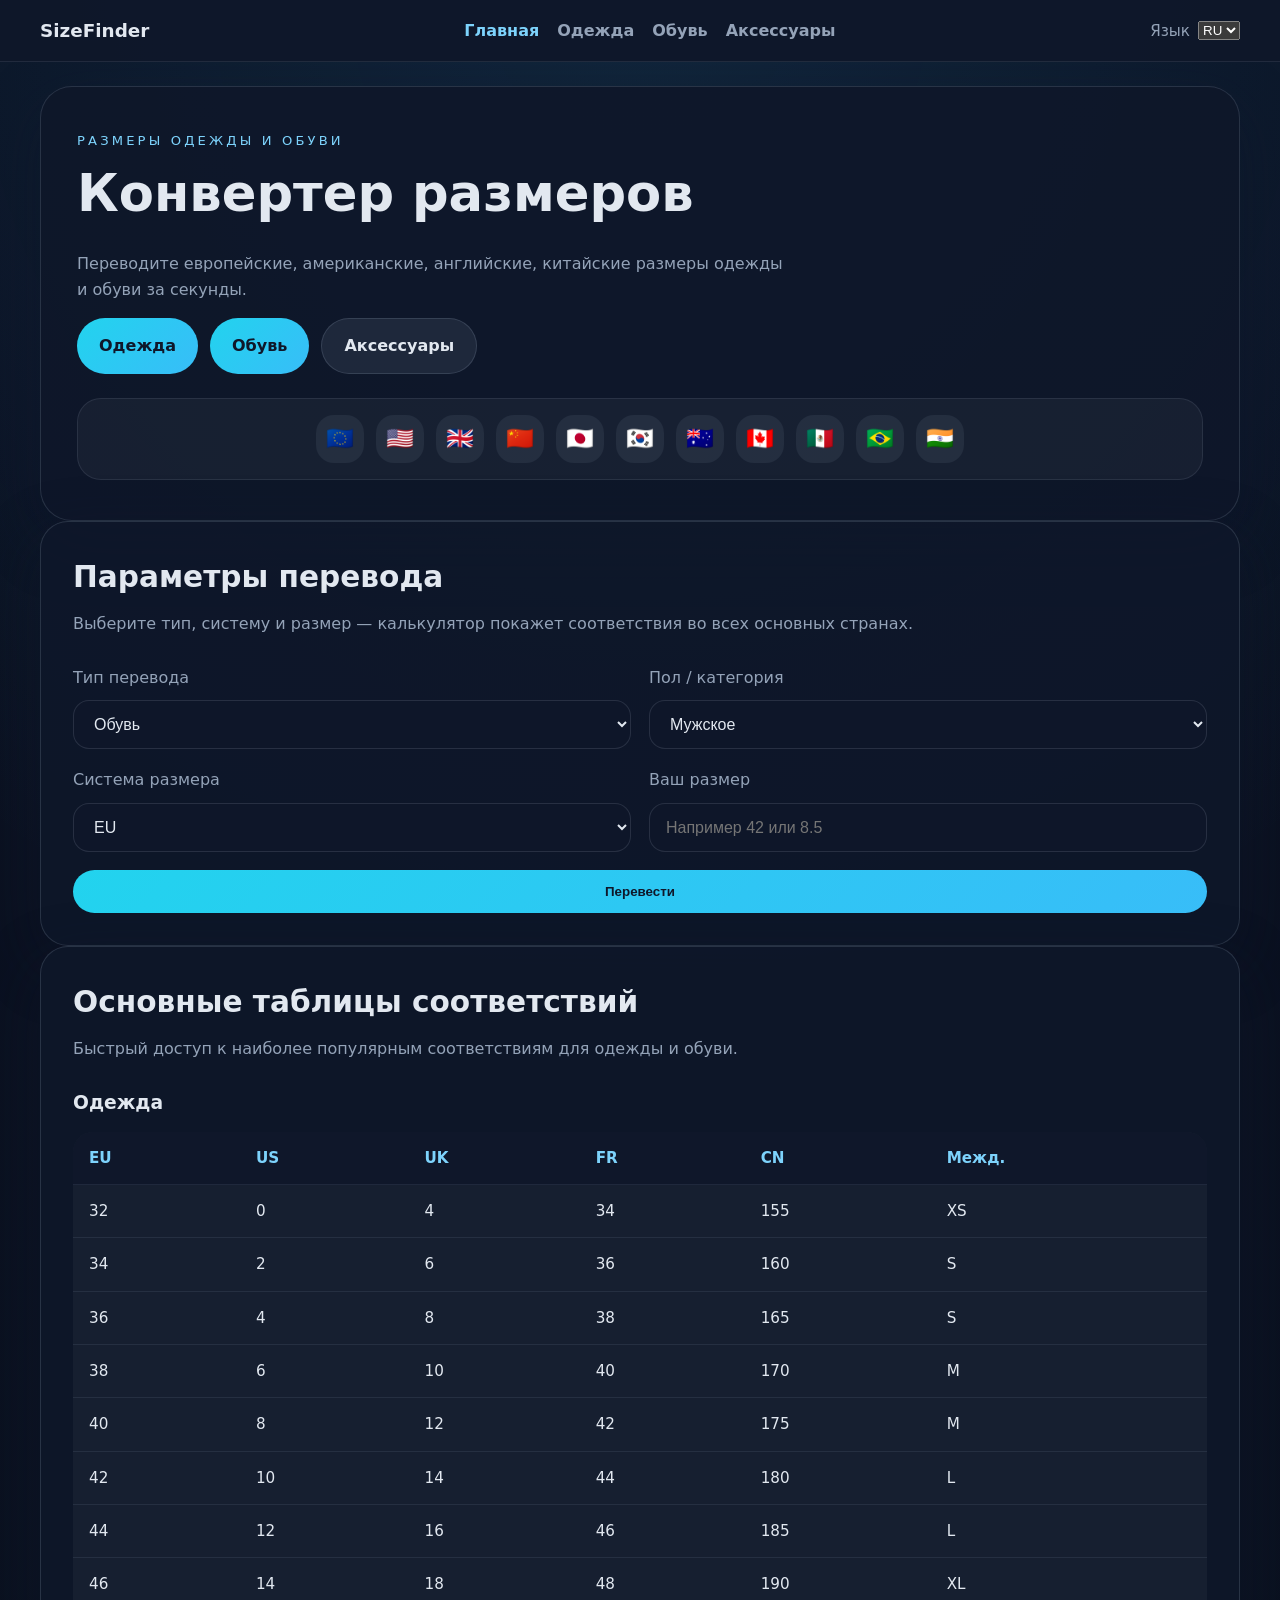
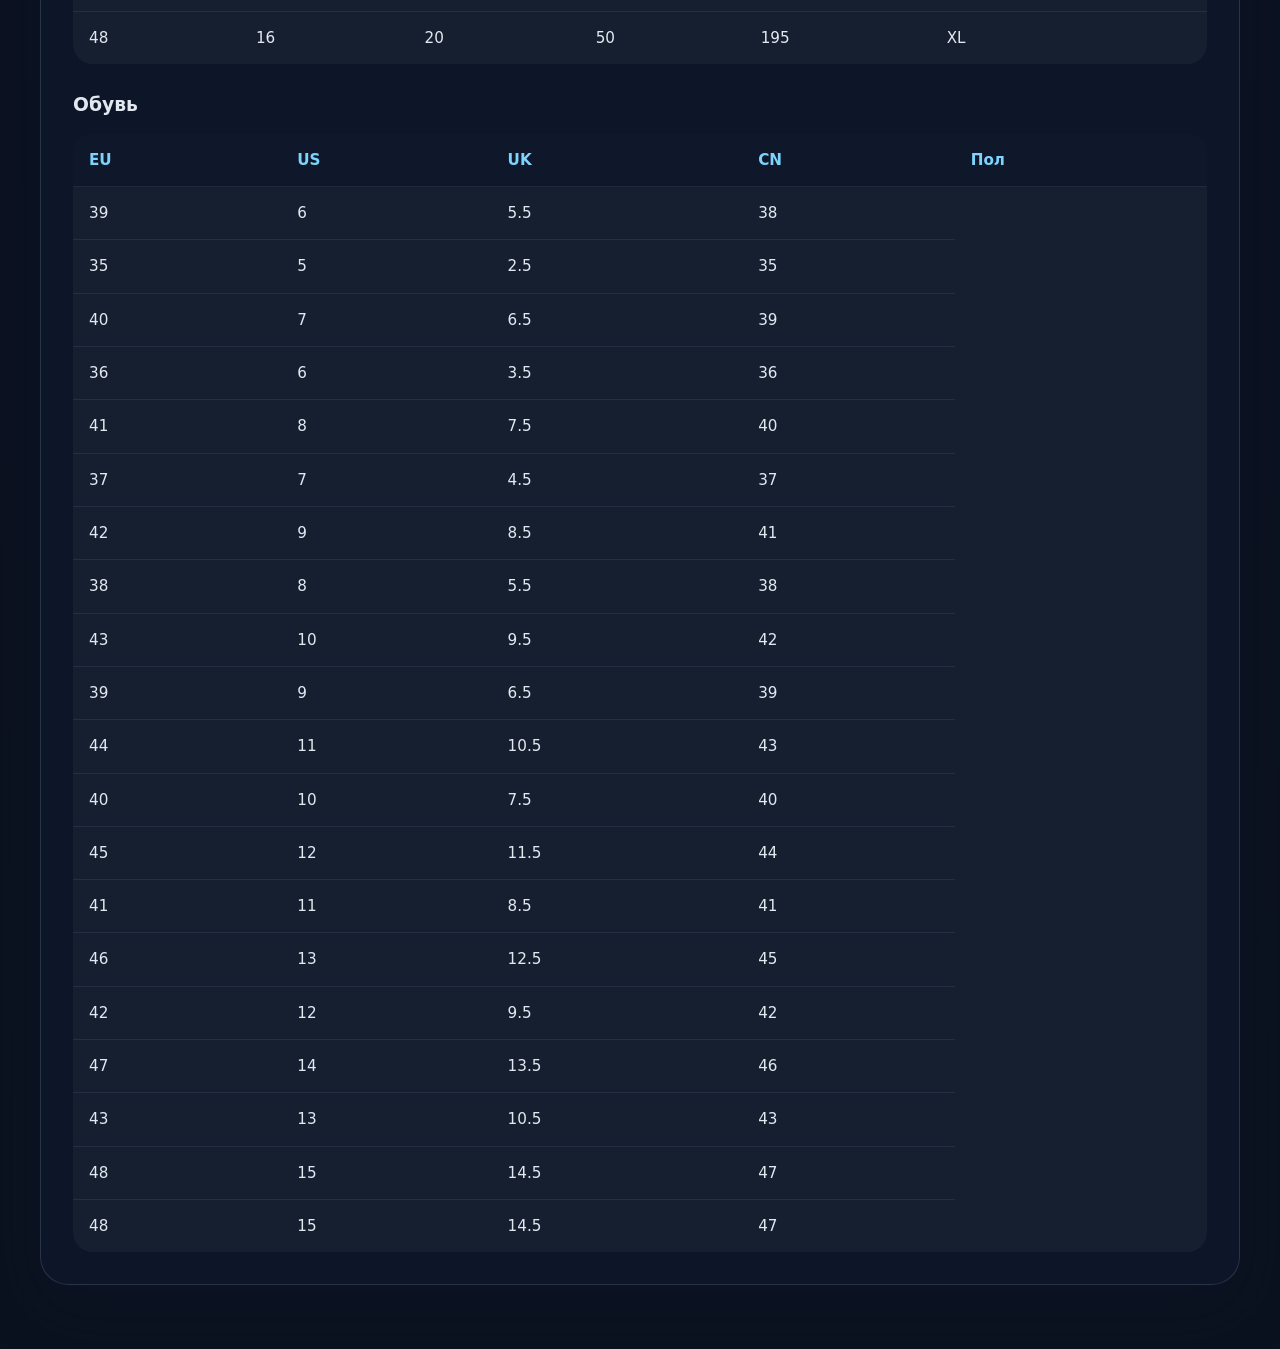
<file: index.html>
<!DOCTYPE html>
<html lang="ru" data-page="index">
<head>
    <meta charset="UTF-8">
    <meta name="viewport" content="width=device-width, initial-scale=1.0">
    <meta name="description" content="Калькулятор перевода размеров одежды и обуви: EU, US, UK, CN и другие системы. Быстро и удобно." />
    <title>Конвертер размеров одежды и обуви</title>
    <link rel="stylesheet" href="styles.css" />
</head>
<body>
    <header class="site-header">
        <div class="container header-inner">
            <a class="brand" href="index.html">SizeFinder</a>
            <nav class="nav-links" id="navLinks">
                <a id="navHome" href="index.html" class="active">Главная</a>
                <a id="navClothing" href="clothing.html">Одежда</a>
                <a id="navShoes" href="shoes.html">Обувь</a>
                <a id="navAccessories" href="accessories.html">Аксессуары</a>
            </nav>
            <div class="header-actions">
                <label class="language-switcher">
                    <span id="langLabel">Язык</span>
                    <select id="languageSelect">
                        <option value="ru">RU</option>
                        <option value="en">EN</option>
                        <option value="fr">FR</option>
                        <option value="nl">NL</option>
                    </select>
                </label>
                <button class="menu-toggle" id="menuToggle" aria-label="Меню">☰</button>
            </div>
        </div>
    </header>

    <main class="page-shell">
        <section class="hero-banner">
            <div class="hero-copy">
                <span id="heroEyebrow" class="eyebrow" data-translate="heroEyebrow">Конвертер размеров</span>
                <h1 id="heroTitle" data-translate="indexTitle">Размеры одежды и обуви</h1>
                <p id="heroDescription" data-translate="indexDescription">EU, US, UK, CN, JP, KR, AU, CA, MX, BR, IN и другие системы — всё в одном месте.</p>
                <div class="hero-actions">
                    <a id="openCalcBtn" href="clothing.html" class="btn btn-primary" data-translate="navClothing">Одежда</a>
                    <a id="shoesBtn" href="shoes.html" class="btn btn-primary" data-translate="navShoes">Обувь</a>
                    <a id="tableBtn" href="accessories.html" class="btn btn-secondary" data-translate="navAccessories">Аксессуары</a>
                </div>
            </div>
            <div class="hero-visual">
                <div class="flag-strip">
                    <span class="country-icon">🇪🇺</span>
                    <span class="country-icon">🇺🇸</span>
                    <span class="country-icon">🇬🇧</span>
                    <span class="country-icon">🇨🇳</span>
                    <span class="country-icon">🇯🇵</span>
                    <span class="country-icon">🇰🇷</span>
                    <span class="country-icon">🇦🇺</span>
                    <span class="country-icon">🇨🇦</span>
                    <span class="country-icon">🇲🇽</span>
                    <span class="country-icon">🇧🇷</span>
                    <span class="country-icon">🇮🇳</span>
                </div>
            </div>
        </section>

        <section class="panel section-card">
            <div class="section-header">
                <h2 id="section1Title" data-translate="section1Title">Параметры перевода</h2>
                <p id="section1Desc" data-translate="section1Desc">Выберите тип, систему и размер — калькулятор покажет соответствия во всех основных странах.</p>
            </div>

            <div class="control-grid">
                <label>
                    <span id="categoryLabel" data-translate="categoryLabel">Тип перевода</span>
                    <select id="categorySelect">
                        <option value="shoes">Обувь</option>
                        <option value="clothing">Одежда</option>
                    </select>
                </label>
                <label>
                    <span id="genderLabel" data-translate="genderLabel">Пол / категория</span>
                    <select id="genderSelect">
                        <option value="men">Мужское</option>
                        <option value="women">Женское</option>
                        <option value="kids">Детское</option>
                    </select>
                </label>
                <label>
                    <span id="systemLabel" data-translate="systemLabel">Система размера</span>
                    <select id="sizeSystemSelect"></select>
                </label>
                <label>
                    <span id="sizeLabel" data-translate="sizeLabel">Ваш размер</span>
                    <input id="sizeInput" type="text" placeholder="Например 42 или 8.5" />
                </label>
                <button id="convertBtn" class="btn btn-primary btn-full" data-translate="convertBtn">Перевести</button>
            </div>

            <div id="resultCard" class="result-card hidden">
                <h3 id="indexResultTitle" data-translate="translationResultsTitle">Результаты перевода</h3>
                <div id="resultList" class="result-list"></div>
                <p id="resultNote" class="result-note"></p>
            </div>
        </section>

        <section id="chart" class="panel section-card">
            <div class="section-header">
                <h2 id="section2Title">Основные таблицы соответствий</h2>
                <p id="section2Desc">Быстрый доступ к наиболее популярным соответствиям для одежды и обуви.</p>
            </div>

            <div class="table-wrapper">
                <h3 id="clothingTitle">Одежда</h3>
                <table>
                    <thead>
                        <tr>
                            <th id="clothingH1">EU</th>
                            <th id="clothingH2">US</th>
                            <th id="clothingH3">UK</th>
                            <th id="clothingH4">FR</th>
                            <th id="clothingH5">CN</th>
                            <th id="clothingH6">Межд.</th>
                        </tr>
                    </thead>
                    <tbody id="clothingTableBody"></tbody>
                </table>
            </div>

            <div class="table-wrapper">
                <h3 id="shoesTitle">Обувь</h3>
                <table>
                    <thead>
                        <tr>
                            <th id="shoesH1">EU</th>
                            <th id="shoesH2">US</th>
                            <th id="shoesH3">UK</th>
                            <th id="shoesH4">CN</th>
                            <th id="shoesH5">Пол</th>
                        </tr>
                    </thead>
                    <tbody id="shoesTableBody"></tbody>
                </table>
            </div>
        </section>
    </main>

    <script src="script.js"></script>
</body>
</html>
</file>
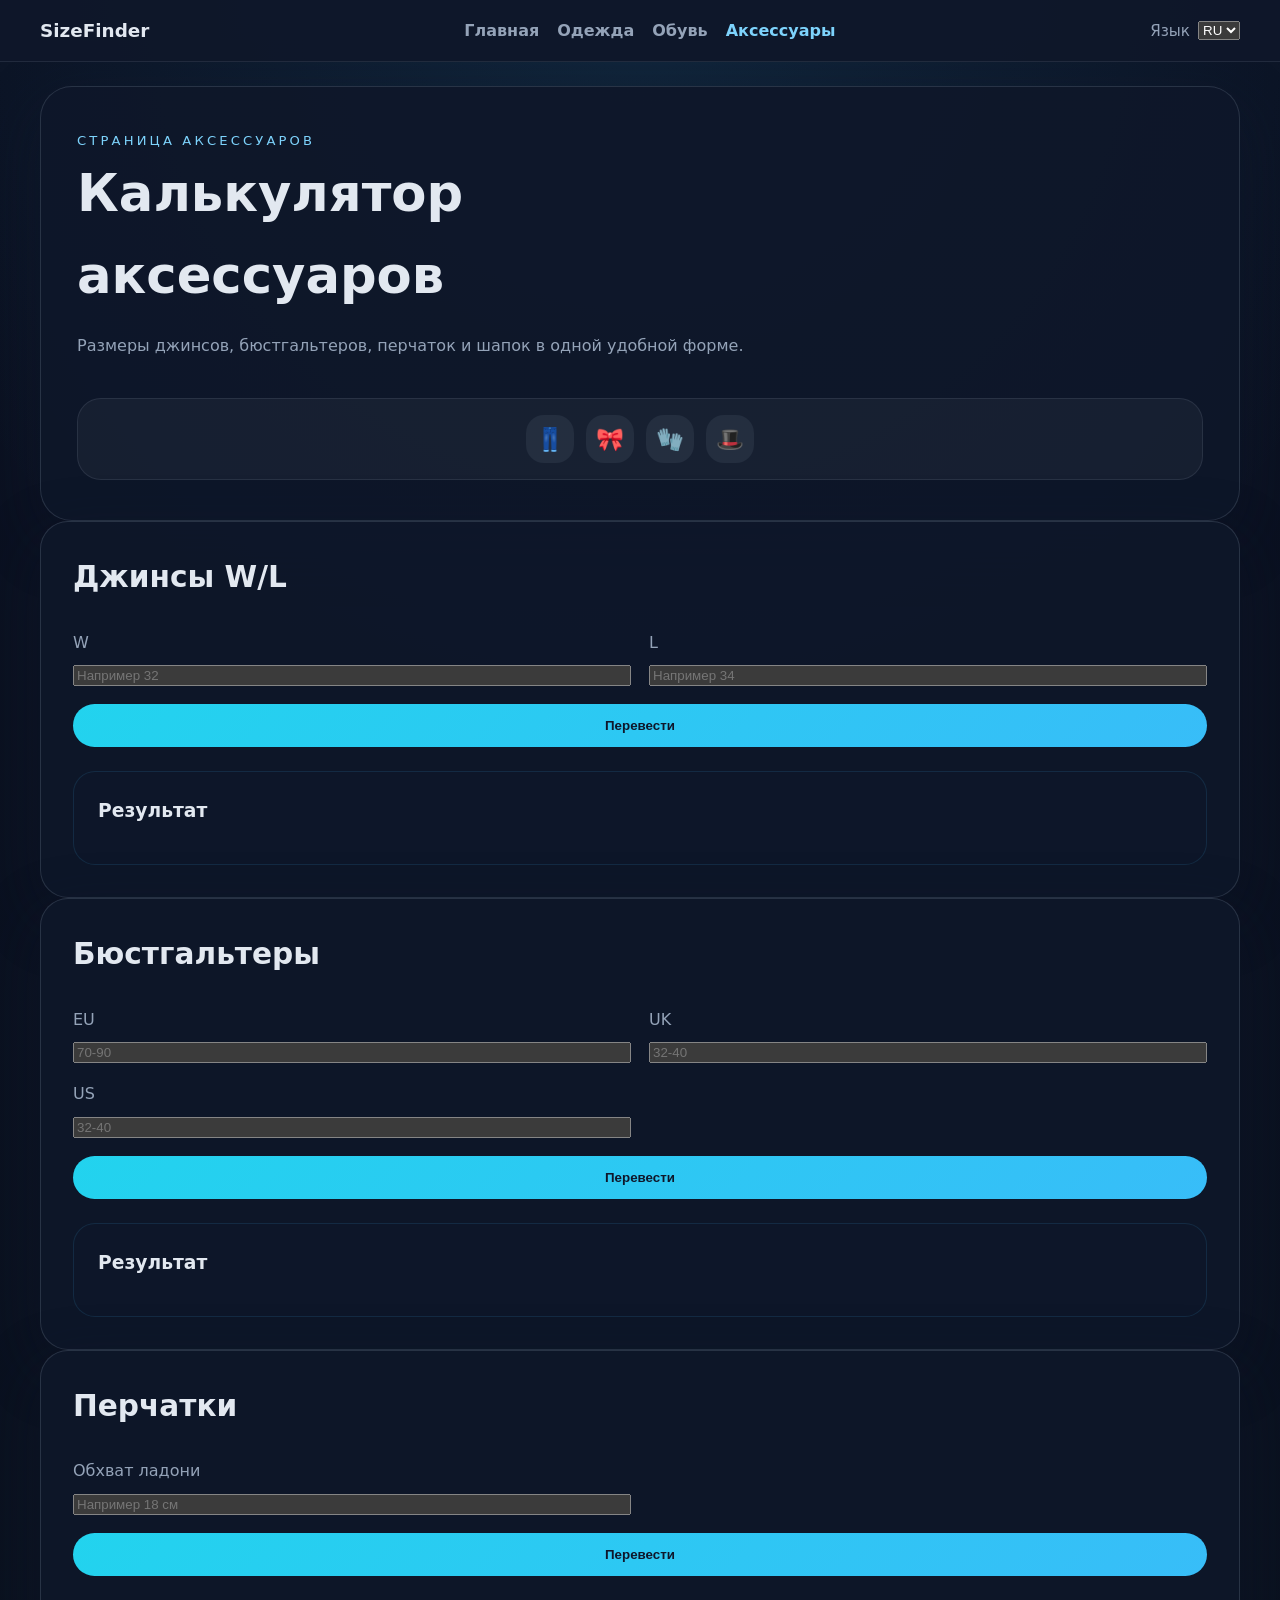
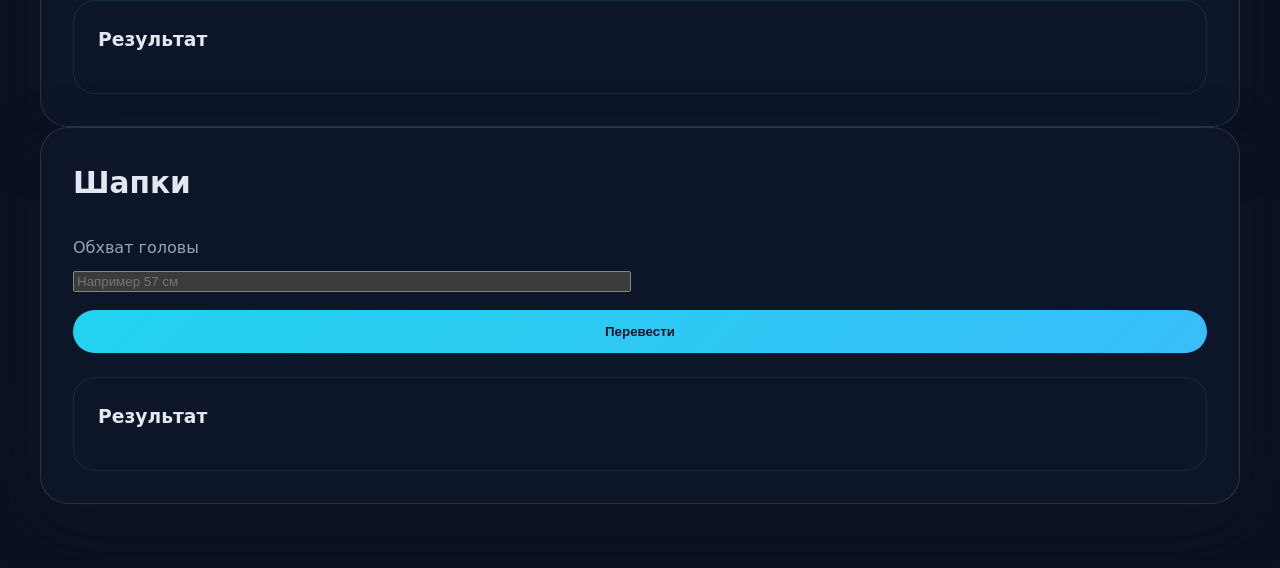
<file: accessories.html>
<!DOCTYPE html>
<html lang="ru" data-page="accessories">
<head>
    <meta charset="UTF-8" />
    <meta name="viewport" content="width=device-width, initial-scale=1.0" />
    <meta name="description" content="Калькулятор размеров аксессуаров: джинсы W/L, бюстгальтеры, перчатки и шапки." />
    <title>SizeFinder — Аксессуары</title>
    <link rel="stylesheet" href="styles.css" />
</head>
<body>
    <header class="site-header">
        <div class="container header-inner">
            <a class="brand" id="brand" href="index.html">SizeFinder</a>
            <nav class="nav-links" id="navLinks">
                <a id="navHome" href="index.html">Главная</a>
                <a id="navClothing" href="clothing.html">Одежда</a>
                <a id="navShoes" href="shoes.html">Обувь</a>
                <a id="navAccessories" href="accessories.html" class="active">Аксессуары</a>
            </nav>
            <div class="header-actions">
                <label class="language-switcher">
                    <span id="langLabel">Язык</span>
                    <select id="languageSelect">
                        <option value="ru">RU</option>
                        <option value="en">EN</option>
                        <option value="fr">FR</option>
                        <option value="nl">NL</option>
                    </select>
                </label>
                <button class="menu-toggle" id="menuToggle" aria-label="Меню">☰</button>
            </div>
        </div>
    </header>

    <main class="page-shell">
        <section class="hero-banner">
            <div class="hero-copy">
                <span id="heroEyebrow" class="eyebrow" data-translate="accessoriesPageEyebrow">Страница аксессуаров</span>
                <h1 id="heroTitle" data-translate="accessoriesPageTitle">Калькулятор аксессуаров</h1>
                <p id="heroDescription" data-translate="accessoriesPageDesc">Размеры джинсов, бюстгальтеров, перчаток и шапок в одной удобной форме.</p>
            </div>
            <div class="hero-visual">
                <div class="flag-strip">
                    <span class="country-icon">👖</span>
                    <span class="country-icon">🎀</span>
                    <span class="country-icon">🧤</span>
                    <span class="country-icon">🎩</span>
                </div>
            </div>
        </section>

        <section class="panel section-card">
            <div class="section-header">
                <h2 id="jeansTitle" data-translate="jeansTitle">Джинсы W/L</h2>
            </div>
            <div class="calc-grid">
                <label>
                    <span>W</span>
                    <input id="jeansW" type="text" placeholder="Например 32" />
                </label>
                <label>
                    <span>L</span>
                    <input id="jeansL" type="text" placeholder="Например 34" />
                </label>
                <button id="jeansBtn" class="btn btn-primary btn-full" data-translate="convertBtn">Рассчитать</button>
            </div>
            <div id="jeansResult" class="result-block hidden">
                <h3 id="jeansResultTitle" data-translate="resultTitle">Результат</h3>
                <div id="jeansResultList" class="result-list"></div>
            </div>
        </section>

        <section class="panel section-card">
            <div class="section-header">
                <h2 id="braTitle" data-translate="braTitle">Бюстгальтеры</h2>
            </div>
            <div class="calc-grid">
                <label>
                    <span>EU</span>
                    <input id="braEU" type="text" placeholder="70-90" />
                </label>
                <label>
                    <span>UK</span>
                    <input id="braUK" type="text" placeholder="32-40" />
                </label>
                <label>
                    <span>US</span>
                    <input id="braUS" type="text" placeholder="32-40" />
                </label>
                <button id="braBtn" class="btn btn-primary btn-full" data-translate="convertBtn">Перевести</button>
            </div>
            <div id="braResult" class="result-block hidden">
                <h3 id="braResultTitle" data-translate="resultTitle">Результат</h3>
                <div id="braResultList" class="result-list"></div>
            </div>
        </section>

        <section class="panel section-card">
            <div class="section-header">
                <h2 id="glovesTitle" data-translate="glovesTitle">Перчатки</h2>
            </div>
            <div class="calc-grid">
                <label>
                    <span id="gloveSizeLabel" data-translate="gloveSizeLabel">Обхват ладони</span>
                    <input id="gloveSize" type="text" placeholder="Например 18 см" />
                </label>
                <button id="gloveBtn" class="btn btn-primary btn-full" data-translate="convertBtn">Определить размер</button>
            </div>
            <div id="gloveResult" class="result-block hidden">
                <h3 id="gloveResultTitle" data-translate="resultTitle">Результат</h3>
                <div id="gloveResultList" class="result-list"></div>
            </div>
        </section>

        <section class="panel section-card">
            <div class="section-header">
                <h2 id="hatsTitle" data-translate="hatsTitle">Шапки</h2>
            </div>
            <div class="calc-grid">
                <label>
                    <span id="hatSizeLabel" data-translate="hatSizeLabel">Обхват головы</span>
                    <input id="hatSize" type="text" placeholder="Например 57 см" />
                </label>
                <button id="hatBtn" class="btn btn-primary btn-full" data-translate="convertBtn">Перевести</button>
            </div>
            <div id="hatResult" class="result-block hidden">
                <h3 id="hatResultTitle" data-translate="resultTitle">Результат</h3>
                <div id="hatResultList" class="result-list"></div>
            </div>
        </section>
    </main>

    <script src="script.js"></script>
</body>
</html>
</file>
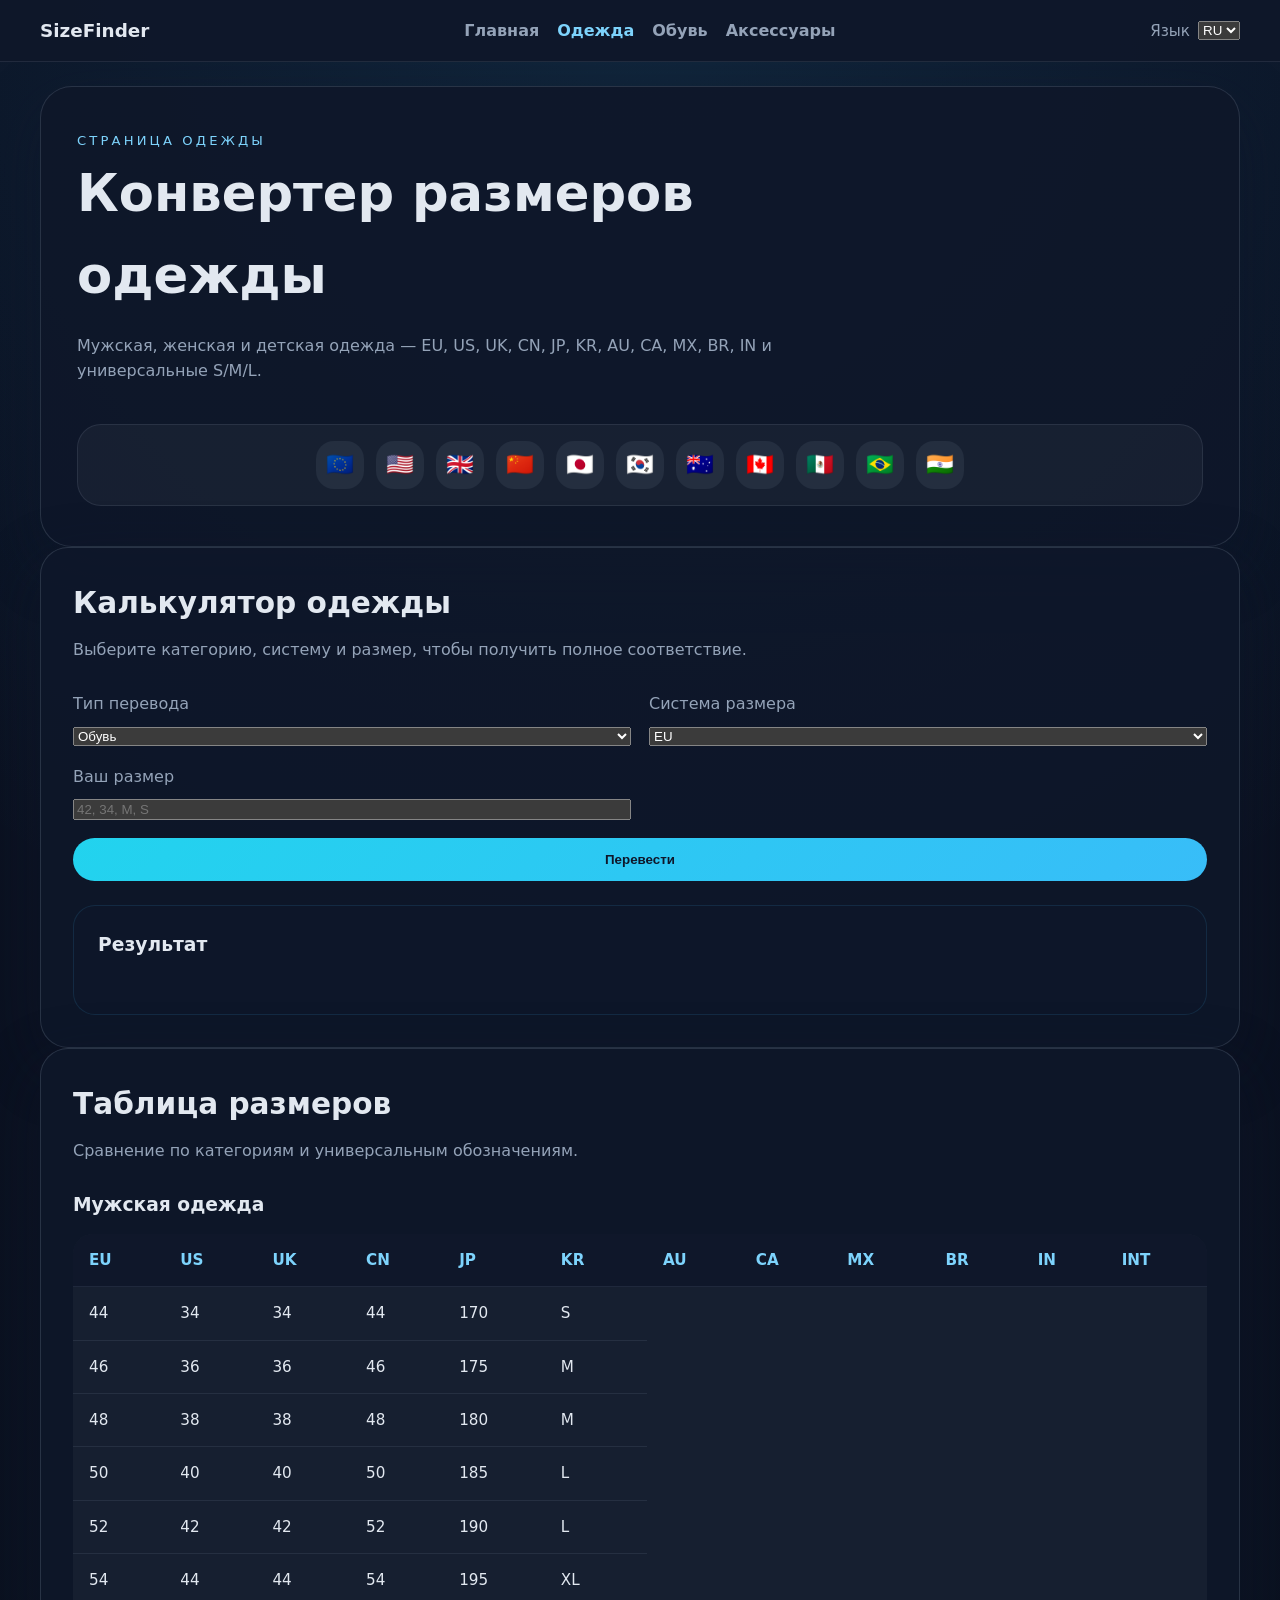
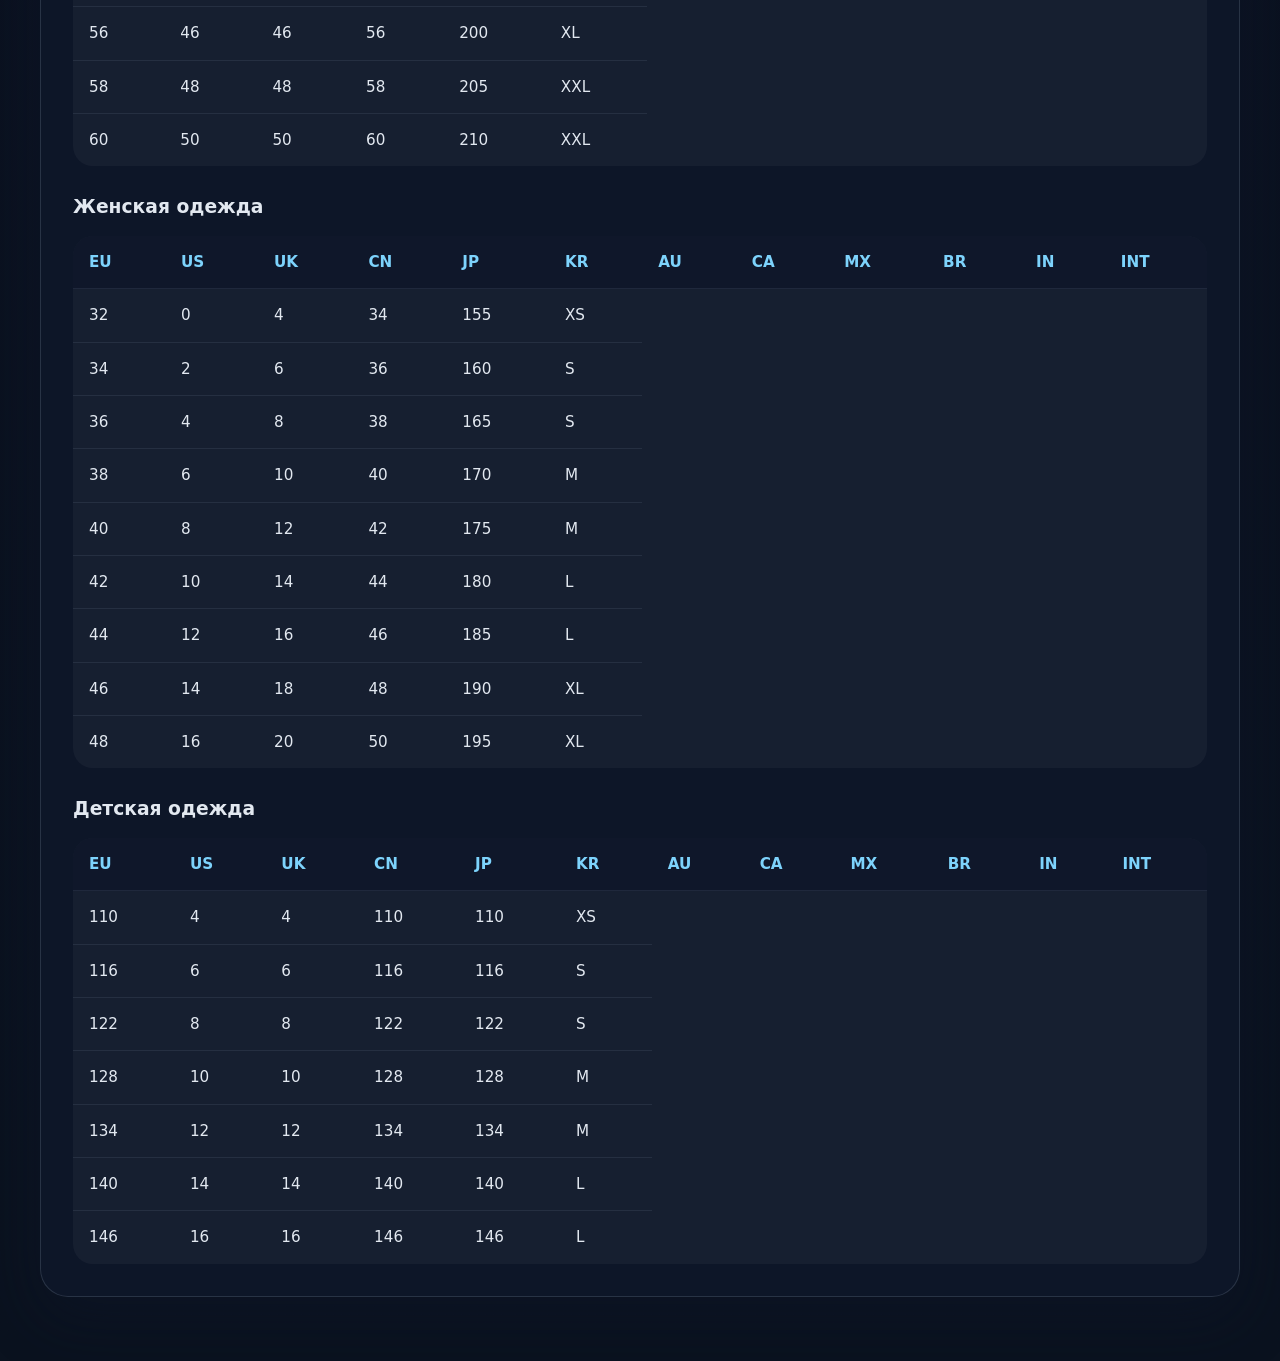
<file: clothing.html>
<!DOCTYPE html>
<html lang="ru" data-page="clothing">
<head>
    <meta charset="UTF-8">
    <meta name="viewport" content="width=device-width, initial-scale=1.0" />
    <meta name="description" content="Конвертер размеров одежды. Мужская, женская и детская одежда: EU, US, UK, CN, JP, KR, AU, CA, MX, BR, IN и универсальные размеры." />
    <title>SizeFinder — Одежда</title>
    <link rel="stylesheet" href="styles.css" />
</head>
<body>
    <header class="site-header">
        <div class="container header-inner">
            <a class="brand" id="brand" href="index.html">SizeFinder</a>
            <nav class="nav-links" id="navLinks">
                <a id="navHome" href="index.html">Главная</a>
                <a id="navClothing" href="clothing.html" class="active">Одежда</a>
                <a id="navShoes" href="shoes.html">Обувь</a>
                <a id="navAccessories" href="accessories.html">Аксессуары</a>
            </nav>
            <div class="header-actions">
                <label class="language-switcher">
                    <span id="langLabel">Язык</span>
                    <select id="languageSelect">
                        <option value="ru">RU</option>
                        <option value="en">EN</option>
                        <option value="fr">FR</option>
                        <option value="nl">NL</option>
                    </select>
                </label>
                <button class="menu-toggle" id="menuToggle" aria-label="Меню">☰</button>
            </div>
        </div>
    </header>

    <main class="page-shell">
        <section class="hero-banner">
            <div class="hero-copy">
                <span id="heroEyebrow" class="eyebrow">Страница одежды</span>
                <h1 id="heroTitle" data-translate="clothingPageTitle">Конвертер размеров одежды</h1>
                <p id="heroDescription" data-translate="clothingPageDesc">Мужская, женская и детская одежда — EU, US, UK, CN, JP, KR, AU, CA, MX, BR, IN и универсальные S/M/L.</p>
            </div>
            <div class="hero-visual">
                <div class="flag-strip">
                    <span class="country-icon">🇪🇺</span>
                    <span class="country-icon">🇺🇸</span>
                    <span class="country-icon">🇬🇧</span>
                    <span class="country-icon">🇨🇳</span>
                    <span class="country-icon">🇯🇵</span>
                    <span class="country-icon">🇰🇷</span>
                    <span class="country-icon">🇦🇺</span>
                    <span class="country-icon">🇨🇦</span>
                    <span class="country-icon">🇲🇽</span>
                    <span class="country-icon">🇧🇷</span>
                    <span class="country-icon">🇮🇳</span>
                </div>
            </div>
        </section>

        <section class="panel section-card">
            <div class="section-header">
                <h2 id="clothingCalcTitle" data-translate="clothingCalcTitle">Калькулятор одежды</h2>
                <p id="clothingCalcDesc" data-translate="clothingCalcDesc">Выберите категорию, систему и размер, чтобы получить полное соответствие.</p>
            </div>

            <div class="calc-grid">
                <label>
                    <span id="clothingCategoryLabel" data-translate="categoryLabel">Категория</span>
                    <select id="clothingCategory">
                        <option value="men">Мужская</option>
                        <option value="women">Женская</option>
                        <option value="kids">Детская</option>
                    </select>
                </label>
                <label>
                    <span id="clothingSystemLabel" data-translate="systemLabel">Система</span>
                    <select id="clothingSystem"></select>
                </label>
                <label>
                    <span id="clothingSizeLabel" data-translate="sizeLabel">Размер</span>
                    <input id="clothingSize" type="text" placeholder="42, 34, M, S" />
                </label>
                <button id="convertClothingBtn" class="btn btn-primary btn-full" data-translate="convertBtn">Перевести размер</button>
            </div>

            <div id="clothingResult" class="result-block hidden">
                <h3 id="clothingResultTitle" data-translate="resultTitle">Результат</h3>
                <div id="clothingResultList" class="result-list"></div>
                <p id="clothingResultNote" class="result-note"></p>
            </div>
        </section>

        <section class="panel section-card">
            <div class="section-header">
                <h2 id="clothingTableTitle" data-translate="clothingTableTitle">Таблица размеров</h2>
                <p id="clothingTableDesc" data-translate="clothingTableDesc">Сравнение по категориям и универсальным обозначениям.</p>
            </div>

            <div class="table-wrapper">
                <h3 id="menClothingTitle" data-translate="menClothingTitle">Мужская одежда</h3>
                <table>
                    <thead>
                        <tr>
                            <th>EU</th>
                            <th>US</th>
                            <th>UK</th>
                            <th>CN</th>
                            <th>JP</th>
                            <th>KR</th>
                            <th>AU</th>
                            <th>CA</th>
                            <th>MX</th>
                            <th>BR</th>
                            <th>IN</th>
                            <th>INT</th>
                        </tr>
                    </thead>
                    <tbody id="clothingTableBody"></tbody>
                </table>
            </div>

            <div class="table-wrapper">
                <h3 id="womenClothingTitle" data-translate="womenClothingTitle">Женская одежда</h3>
                <table>
                    <thead>
                        <tr>
                            <th>EU</th>
                            <th>US</th>
                            <th>UK</th>
                            <th>CN</th>
                            <th>JP</th>
                            <th>KR</th>
                            <th>AU</th>
                            <th>CA</th>
                            <th>MX</th>
                            <th>BR</th>
                            <th>IN</th>
                            <th>INT</th>
                        </tr>
                    </thead>
                    <tbody id="clothingTableBodyWomen"></tbody>
                </table>
            </div>

            <div class="table-wrapper">
                <h3 id="kidsClothingTitle" data-translate="kidsClothingTitle">Детская одежда</h3>
                <table>
                    <thead>
                        <tr>
                            <th>EU</th>
                            <th>US</th>
                            <th>UK</th>
                            <th>CN</th>
                            <th>JP</th>
                            <th>KR</th>
                            <th>AU</th>
                            <th>CA</th>
                            <th>MX</th>
                            <th>BR</th>
                            <th>IN</th>
                            <th>INT</th>
                        </tr>
                    </thead>
                    <tbody id="clothingTableBodyKids"></tbody>
                </table>
            </div>
        </section>
    </main>

    <script src="script.js"></script>
</body>
</html>
</file>
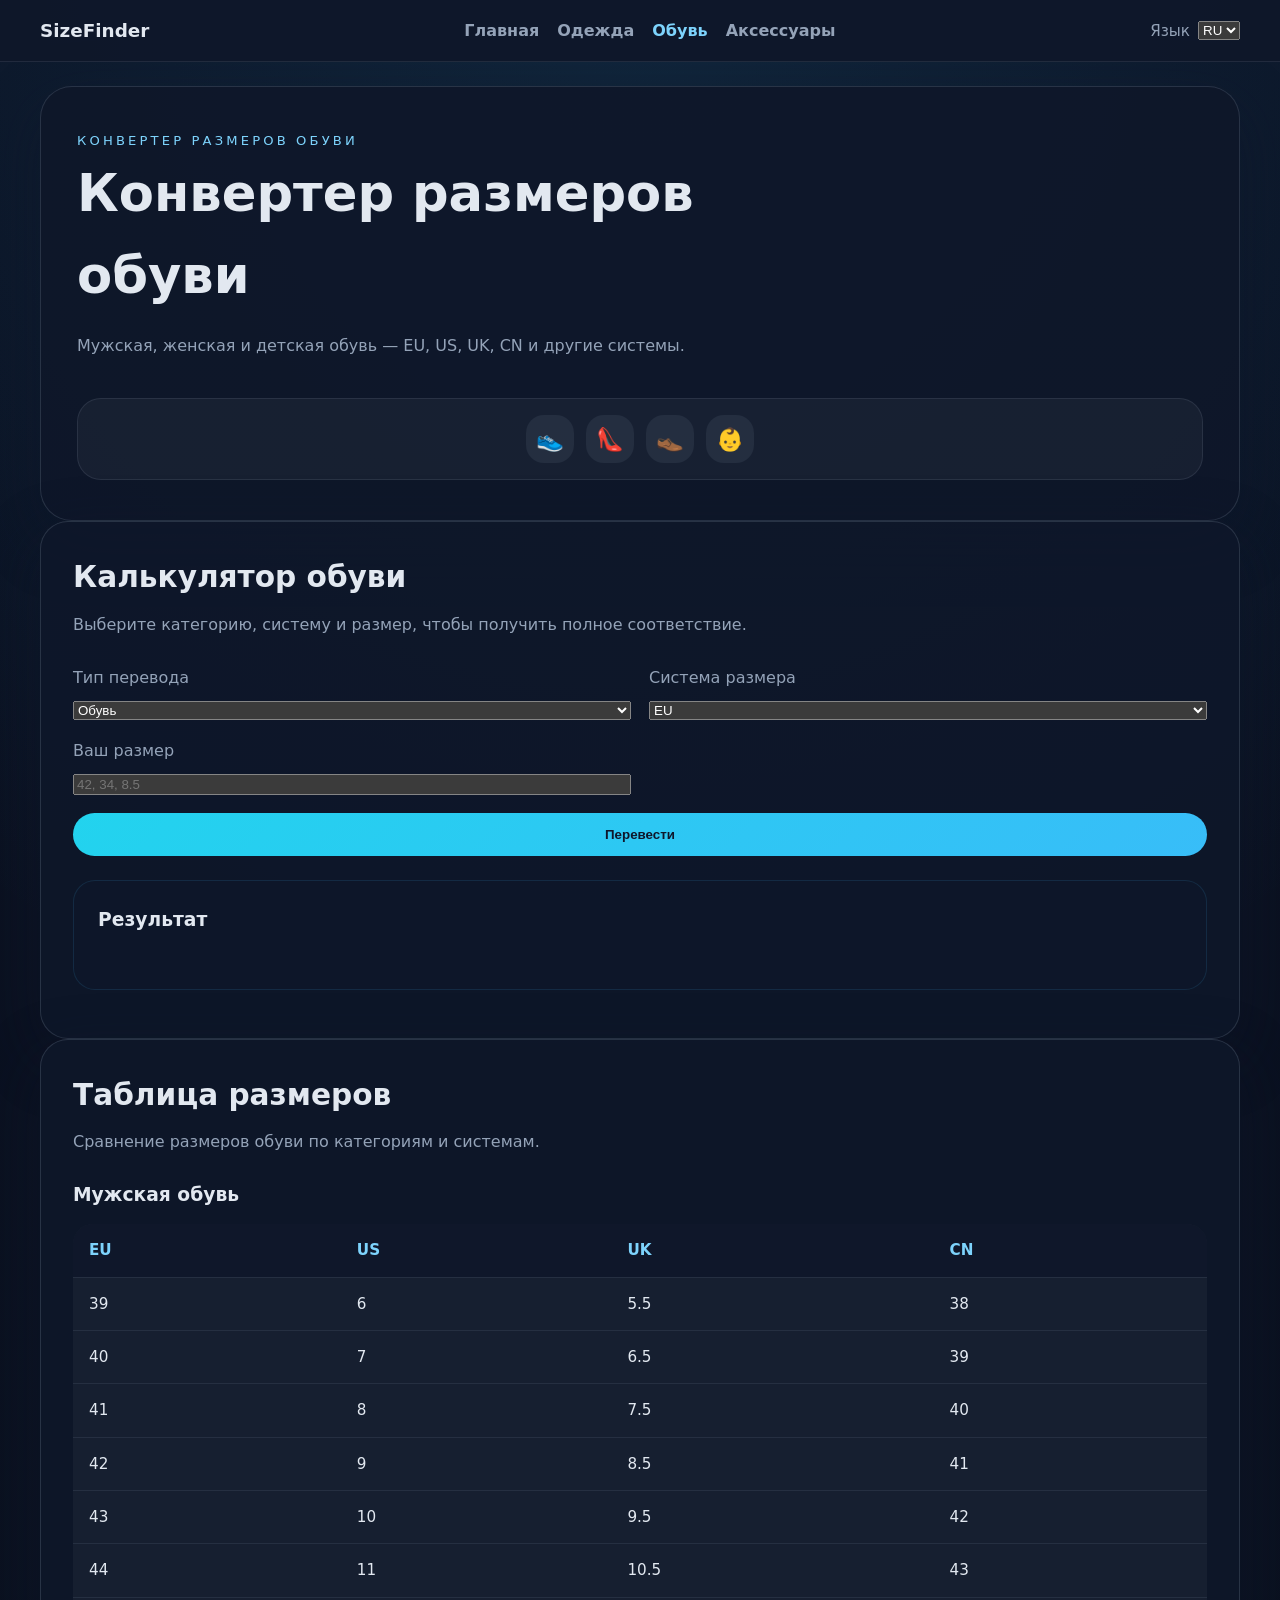
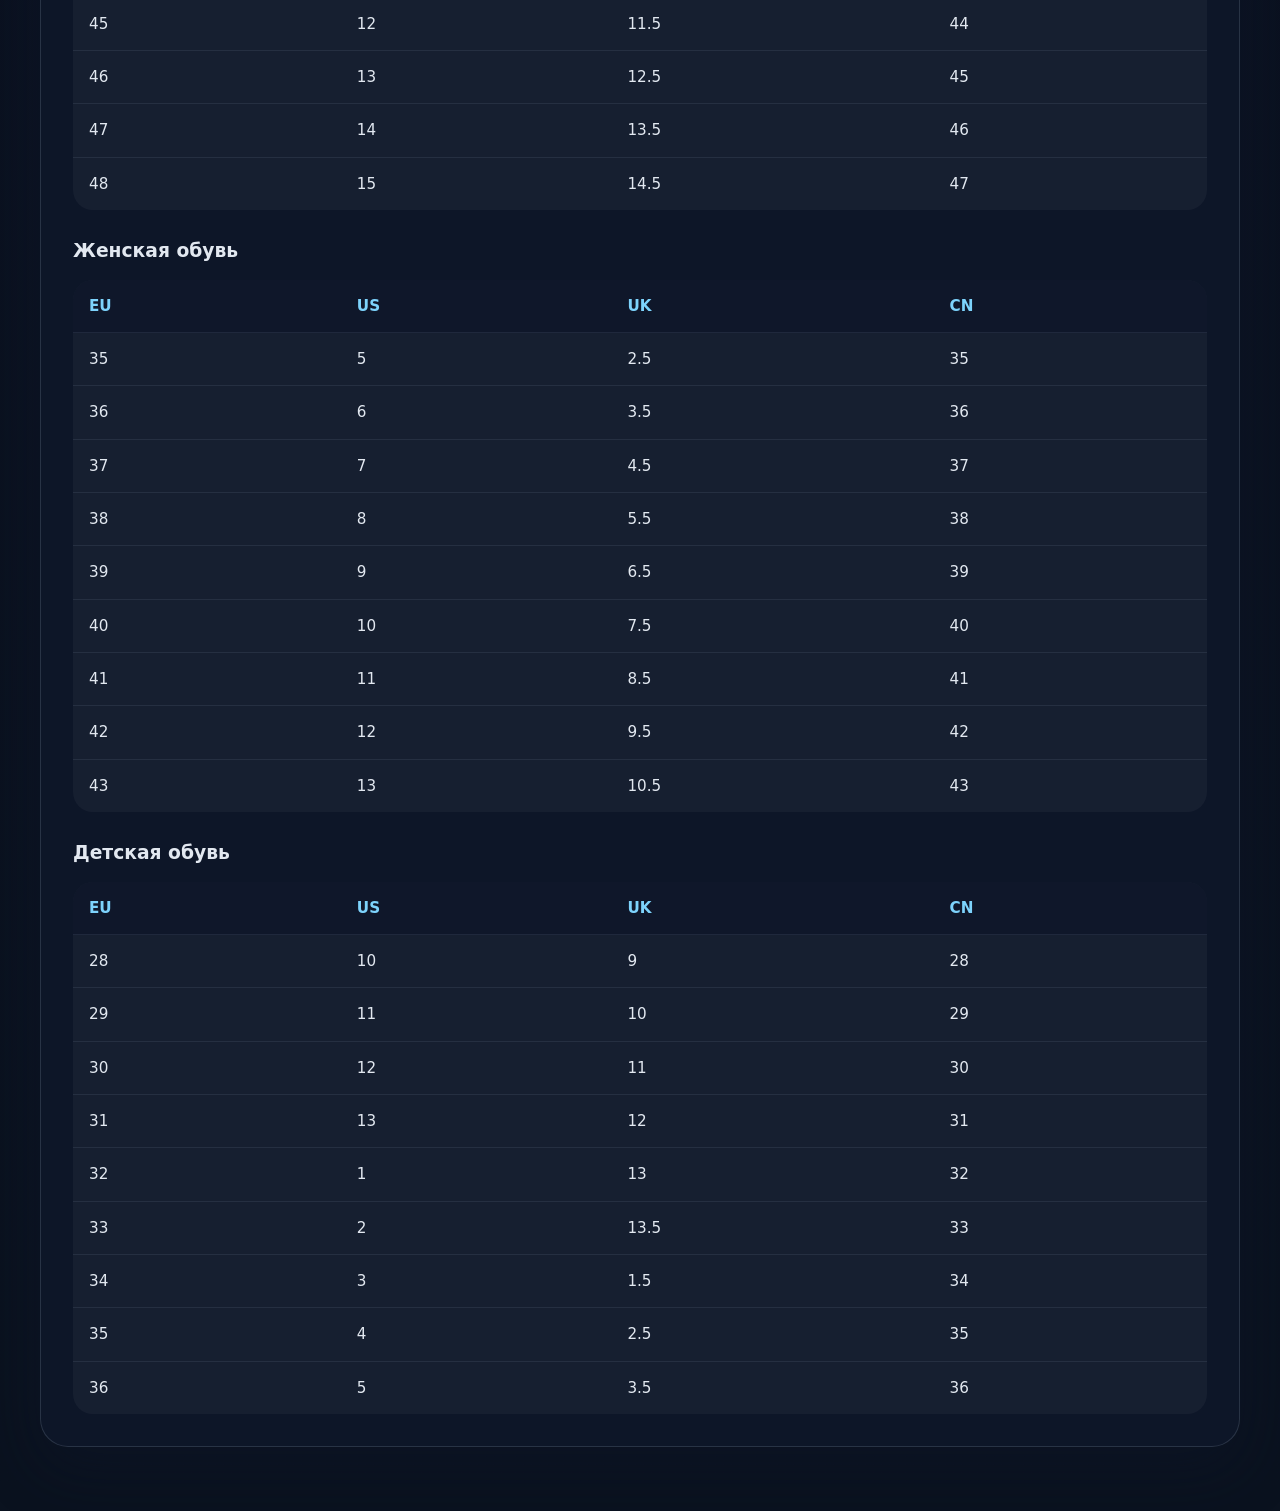
<file: shoes.html>
<!DOCTYPE html>
<html lang="ru" data-page="shoes">
<head>
    <meta charset="UTF-8">
    <meta name="viewport" content="width=device-width, initial-scale=1.0" />
    <meta name="description" content="Конвертер размеров обуви. Мужская, женская и детская обувь: EU, US, UK, CN и другие системы." />
    <title>SizeFinder — Обувь</title>
    <link rel="stylesheet" href="styles.css" />
</head>
<body>
    <header class="site-header">
        <div class="container header-inner">
            <a class="brand" id="brand" href="index.html">SizeFinder</a>
            <nav class="nav-links" id="navLinks">
                <a id="navHome" href="index.html">Главная</a>
                <a id="navClothing" href="clothing.html">Одежда</a>
                <a id="navShoes" href="shoes.html" class="active">Обувь</a>
                <a id="navAccessories" href="accessories.html">Аксессуары</a>
            </nav>
            <div class="header-actions">
                <label class="language-switcher">
                    <span id="langLabel">Язык</span>
                    <select id="languageSelect">
                        <option value="ru">RU</option>
                        <option value="en">EN</option>
                        <option value="fr">FR</option>
                        <option value="nl">NL</option>
                    </select>
                </label>
                <button class="menu-toggle" id="menuToggle" aria-label="Меню">☰</button>
            </div>
        </div>
    </header>

    <main class="page-shell">
        <section class="hero-banner">
            <div class="hero-copy">
                <span id="heroEyebrow" class="eyebrow" data-translate="shoesPageTitle">Страница обуви</span>
                <h1 id="heroTitle" data-translate="shoesPageTitle">Конвертер размеров обуви</h1>
                <p id="heroDescription" data-translate="shoesPageDesc">Мужская, женская и детская обувь — EU, US, UK, CN и другие системы.</p>
            </div>
            <div class="hero-visual">
                <div class="flag-strip">
                    <span class="country-icon">👟</span>
                    <span class="country-icon">👠</span>
                    <span class="country-icon">👞</span>
                    <span class="country-icon">👶</span>
                </div>
            </div>
        </section>

        <section class="panel section-card">
            <div class="section-header">
                <h2 id="section1Title" data-translate="shoesCalcTitle">Калькулятор обуви</h2>
                <p id="section1Desc" data-translate="shoesCalcDesc">Выберите категорию, систему и размер, чтобы получить полное соответствие.</p>
            </div>

            <div class="calc-grid">
                <label>
                    <span id="categoryLabel" data-translate="categoryLabel">Категория</span>
                    <select id="shoesCategory">
                        <option value="men">Мужская</option>
                        <option value="women">Женская</option>
                        <option value="kids">Детская</option>
                    </select>
                </label>
                <label>
                    <span id="systemLabel" data-translate="systemLabel">Система</span>
                    <select id="shoesSystem"></select>
                </label>
                <label>
                    <span id="sizeLabel" data-translate="sizeLabel">Размер</span>
                    <input id="shoesSize" type="text" placeholder="42, 34, 8.5" />
                </label>
                <button id="convertShoesBtn" class="btn btn-primary btn-full" data-translate="convertBtn">Перевести размер</button>
            </div>

            <div id="shoesResult" class="result-block hidden">
                <h3 id="shoesResultTitle" data-translate="resultTitle">Результат</h3>
                <div id="shoesResultList" class="result-list"></div>
                <p id="shoesResultNote" class="result-note"></p>
            </div>
                <p id="shoesResultNote" class="result-note"></p>
            </div>
        </section>

        <section class="panel section-card">
            <div class="section-header">
                <h2 id="tableTitle" data-translate="shoesTableTitle">Таблица размеров</h2>
                <p id="tableDesc" data-translate="shoesTableDesc">Сравнение размеров обуви по категориям и системам.</p>
            </div>

            <div class="table-wrapper">
                <h3 id="menShoesTitle">Мужская обувь</h3>
                <table>
                    <thead>
                        <tr>
                            <th>EU</th>
                            <th>US</th>
                            <th>UK</th>
                            <th>CN</th>
                        </tr>
                    </thead>
                    <tbody id="shoesTableBodyMen"></tbody>
                </table>
            </div>

            <div class="table-wrapper">
                <h3 id="womenShoesTitle">Женская обувь</h3>
                <table>
                    <thead>
                        <tr>
                            <th>EU</th>
                            <th>US</th>
                            <th>UK</th>
                            <th>CN</th>
                        </tr>
                    </thead>
                    <tbody id="shoesTableBodyWomen"></tbody>
                </table>
            </div>

            <div class="table-wrapper">
                <h3 id="kidsShoesTitle">Детская обувь</h3>
                <table>
                    <thead>
                        <tr>
                            <th>EU</th>
                            <th>US</th>
                            <th>UK</th>
                            <th>CN</th>
                        </tr>
                    </thead>
                    <tbody id="shoesTableBodyKids"></tbody>
                </table>
            </div>
        </section>
    </main>

    <script src="script.js"></script>
</body>
</html>
</file>
<file: styles.css>
:root {
    color-scheme: dark;
    --bg: #0f172a;
    --surface: #141d2f;
    --surface-soft: #1f2a47;
    --text: #e2e8f0;
    --text-muted: #94a3b8;
    --accent: #38bdf8;
    --accent-strong: #7dd3fc;
    --border: rgba(148, 163, 184, 0.2);
    --shadow: 0 20px 60px rgba(15, 23, 42, 0.4);
}

* {
    box-sizing: border-box;
}

html, body {
    margin: 0;
    min-height: 100%;
    font-family: Inter, system-ui, -apple-system, BlinkMacSystemFont, "Segoe UI", sans-serif;
    background: radial-gradient(circle at top, rgba(56, 189, 248, 0.12), transparent 35%),
                linear-gradient(180deg, #0b1122 0%, #0a121f 100%);
    color: var(--text);
}

body {
    line-height: 1.6;
}

img {
    max-width: 100%;
    display: block;
}

.page-shell {
    width: min(1200px, calc(100% - 32px));
    margin: 0 auto;
    padding: 24px 0 64px;
}

.hero-panel {
    display: grid;
    gap: 24px;
    align-items: center;
    padding: 40px 36px;
    border: 1px solid var(--border);
    border-radius: 32px;
    background: rgba(15, 23, 42, 0.92);
    box-shadow: var(--shadow);
}

.hero-banner {
    display: grid;
    gap: 24px;
    padding: 40px 36px;
    border: 1px solid var(--border);
    border-radius: 32px;
    background: rgba(15, 23, 42, 0.92);
    box-shadow: var(--shadow);
}

.hero-banner .hero-copy {
    max-width: 760px;
}

.hero-banner h1 {
    margin: 0;
    font-size: clamp(2rem, 4vw, 3.6rem);
}

.hero-banner p {
    color: var(--text-muted);
    max-width: 720px;
}

.flag-strip {
    display: flex;
    flex-wrap: wrap;
    gap: 12px;
    padding: 16px;
    justify-content: center;
    background: rgba(255, 255, 255, 0.04);
    border-radius: 24px;
    border: 1px solid rgba(148, 163, 184, 0.14);
}

.country-icon {
    display: inline-flex;
    align-items: center;
    justify-content: center;
    width: 48px;
    height: 48px;
    border-radius: 18px;
    background: rgba(148, 163, 184, 0.1);
    font-size: 1.4rem;
}

.calc-grid {
    margin-top: 28px;
    display: grid;
    gap: 18px;
    grid-template-columns: repeat(2, minmax(0, 1fr));
}

.calc-grid label {
    display: grid;
    gap: 10px;
    color: var(--text-muted);
}

.result-block {
    margin-top: 24px;
    padding: 24px;
    border-radius: 22px;
    background: rgba(15, 23, 42, 0.85);
    border: 1px solid rgba(56, 189, 248, 0.12);
}

.result-block h3 {
    margin: 0 0 14px;
}

.result-block .result-list {
    display: grid;
    gap: 10px;
}

.result-block .result-item {
    padding: 14px 18px;
}

.eyebrow {
    text-transform: uppercase;
    letter-spacing: 0.24em;
    color: var(--accent-strong);
    font-size: 0.82rem;
    margin-bottom: 12px;
}

.hero-panel h1 {
    margin: 0;
    font-size: clamp(2.2rem, 3.4vw, 4rem);
    line-height: 1.05;
}

.hero-panel p {
    max-width: 720px;
    color: var(--text-muted);
}

.site-header {
    position: sticky;
    top: 0;
    z-index: 20;
    background: rgba(15, 23, 42, 0.96);
    border-bottom: 1px solid rgba(148, 163, 184, 0.14);
}

.header-inner {
    display: flex;
    align-items: center;
    justify-content: space-between;
    gap: 16px;
    width: min(1200px, calc(100% - 32px));
    margin: 0 auto;
    padding: 16px 0;
}

.brand {
    font-size: 1.15rem;
    font-weight: 700;
    color: var(--text);
    text-decoration: none;
}

.nav-links {
    display: flex;
    gap: 18px;
    flex-wrap: wrap;
}

.nav-links a {
    color: var(--text-muted);
    text-decoration: none;
    font-weight: 600;
}

.nav-links a.active,
.nav-links a:hover {
    color: var(--accent-strong);
}

.header-actions {
    display: flex;
    align-items: center;
    gap: 12px;
}

.language-switcher {
    display: flex;
    align-items: center;
    gap: 8px;
    color: var(--text-muted);
    font-size: 0.95rem;
}

.menu-toggle {
    display: none;
    border: none;
    background: rgba(148, 163, 184, 0.12);
    color: var(--text);
    padding: 10px 14px;
    border-radius: 14px;
    cursor: pointer;
}

.hero-actions {
    display: flex;
    flex-wrap: wrap;
    gap: 12px;
}

.btn {
    display: inline-flex;
    align-items: center;
    justify-content: center;
    border: none;
    padding: 14px 22px;
    border-radius: 999px;
    text-decoration: none;
    font-weight: 600;
    cursor: pointer;
}

.btn-primary {
    background: linear-gradient(135deg, #22d3ee, #38bdf8);
    color: #0f172a;
}

.btn-secondary {
    background: rgba(148, 163, 184, 0.12);
    color: var(--text);
    border: 1px solid rgba(148, 163, 184, 0.2);
}

.main-content {
    display: grid;
    gap: 28px;
    margin-top: 32px;
}

.section-card {
    padding: 32px;
    border-radius: 28px;
    background: rgba(15, 23, 42, 0.92);
    border: 1px solid var(--border);
    box-shadow: var(--shadow);
}

.section-header h2 {
    margin: 0 0 10px;
    font-size: 1.85rem;
}

.section-header p {
    margin: 0;
    color: var(--text-muted);
}

.control-grid {
    margin-top: 28px;
    display: grid;
    gap: 18px;
    grid-template-columns: repeat(2, minmax(0, 1fr));
}

.control-grid label {
    display: grid;
    gap: 10px;
    color: var(--text-muted);
}

.control-grid select,
.control-grid input {
    width: 100%;
    padding: 14px 16px;
    border-radius: 16px;
    border: 1px solid rgba(148, 163, 184, 0.18);
    background: rgba(15, 23, 42, 0.8);
    color: var(--text);
    font-size: 1rem;
}

.control-grid select:focus,
.control-grid input:focus,
.btn:focus {
    outline: 2px solid rgba(56, 189, 248, 0.4);
    outline-offset: 2px;
}

.btn-full {
    grid-column: span 2;
}

.result-card {
    margin-top: 24px;
    padding: 24px;
    border-radius: 22px;
    background: rgba(15, 23, 42, 0.8);
    border: 1px solid rgba(56, 189, 248, 0.15);
}

.result-card.hidden {
    display: none;
}

.result-card h3 {
    margin: 0 0 18px;
    font-size: 1.35rem;
}

.result-list {
    display: grid;
    gap: 10px;
}

.result-item {
    display: grid;
    grid-template-columns: 1fr auto;
    gap: 12px;
    align-items: center;
    padding: 14px 18px;
    border-radius: 18px;
    background: rgba(255, 255, 255, 0.04);
}

.result-item span {
    color: var(--text-muted);
}

.result-note {
    margin-top: 14px;
    color: var(--text-muted);
}

.table-wrapper {
    margin-top: 26px;
}

.table-wrapper h3 {
    margin-bottom: 14px;
}

table {
    width: 100%;
    border-collapse: collapse;
    background: rgba(255, 255, 255, 0.04);
    border-radius: 20px;
    overflow: hidden;
}

th, td {
    padding: 14px 16px;
    text-align: left;
    border-bottom: 1px solid rgba(148, 163, 184, 0.12);
    font-size: 0.95rem;
}

th {
    color: var(--accent-strong);
    background: rgba(15, 23, 42, 0.96);
}

tbody tr:last-child td {
    border-bottom: none;
}

@media (max-width: 980px) {
    .hero-panel,
    .section-card,
    .page-shell {
        padding-left: 18px;
        padding-right: 18px;
    }

    .control-grid {
        grid-template-columns: 1fr;
    }

    .btn-full {
        grid-column: auto;
    }
}

@media (max-width: 820px) {
    .header-inner {
        flex-wrap: wrap;
        justify-content: space-between;
    }

    .nav-links {
        width: 100%;
        justify-content: center;
    }

    .hero-actions,
    .header-actions {
        width: 100%;
        justify-content: center;
    }
}

@media (max-width: 720px) {
    .menu-toggle {
        display: inline-flex;
    }

    .nav-links {
        display: none;
        flex-direction: column;
        gap: 12px;
        width: 100%;
        margin-top: 12px;
        background: rgba(15, 23, 42, 0.96);
        padding: 16px;
        border-radius: 20px;
        border: 1px solid rgba(148, 163, 184, 0.16);
    }

    .nav-links.open {
        display: flex;
    }
}

@media (max-width: 560px) {
    .hero-panel,
    .section-card,
    .page-shell {
        padding-left: 14px;
        padding-right: 14px;
    }

    .hero-panel,
    .section-card {
        padding: 24px;
    }
}
</file>
